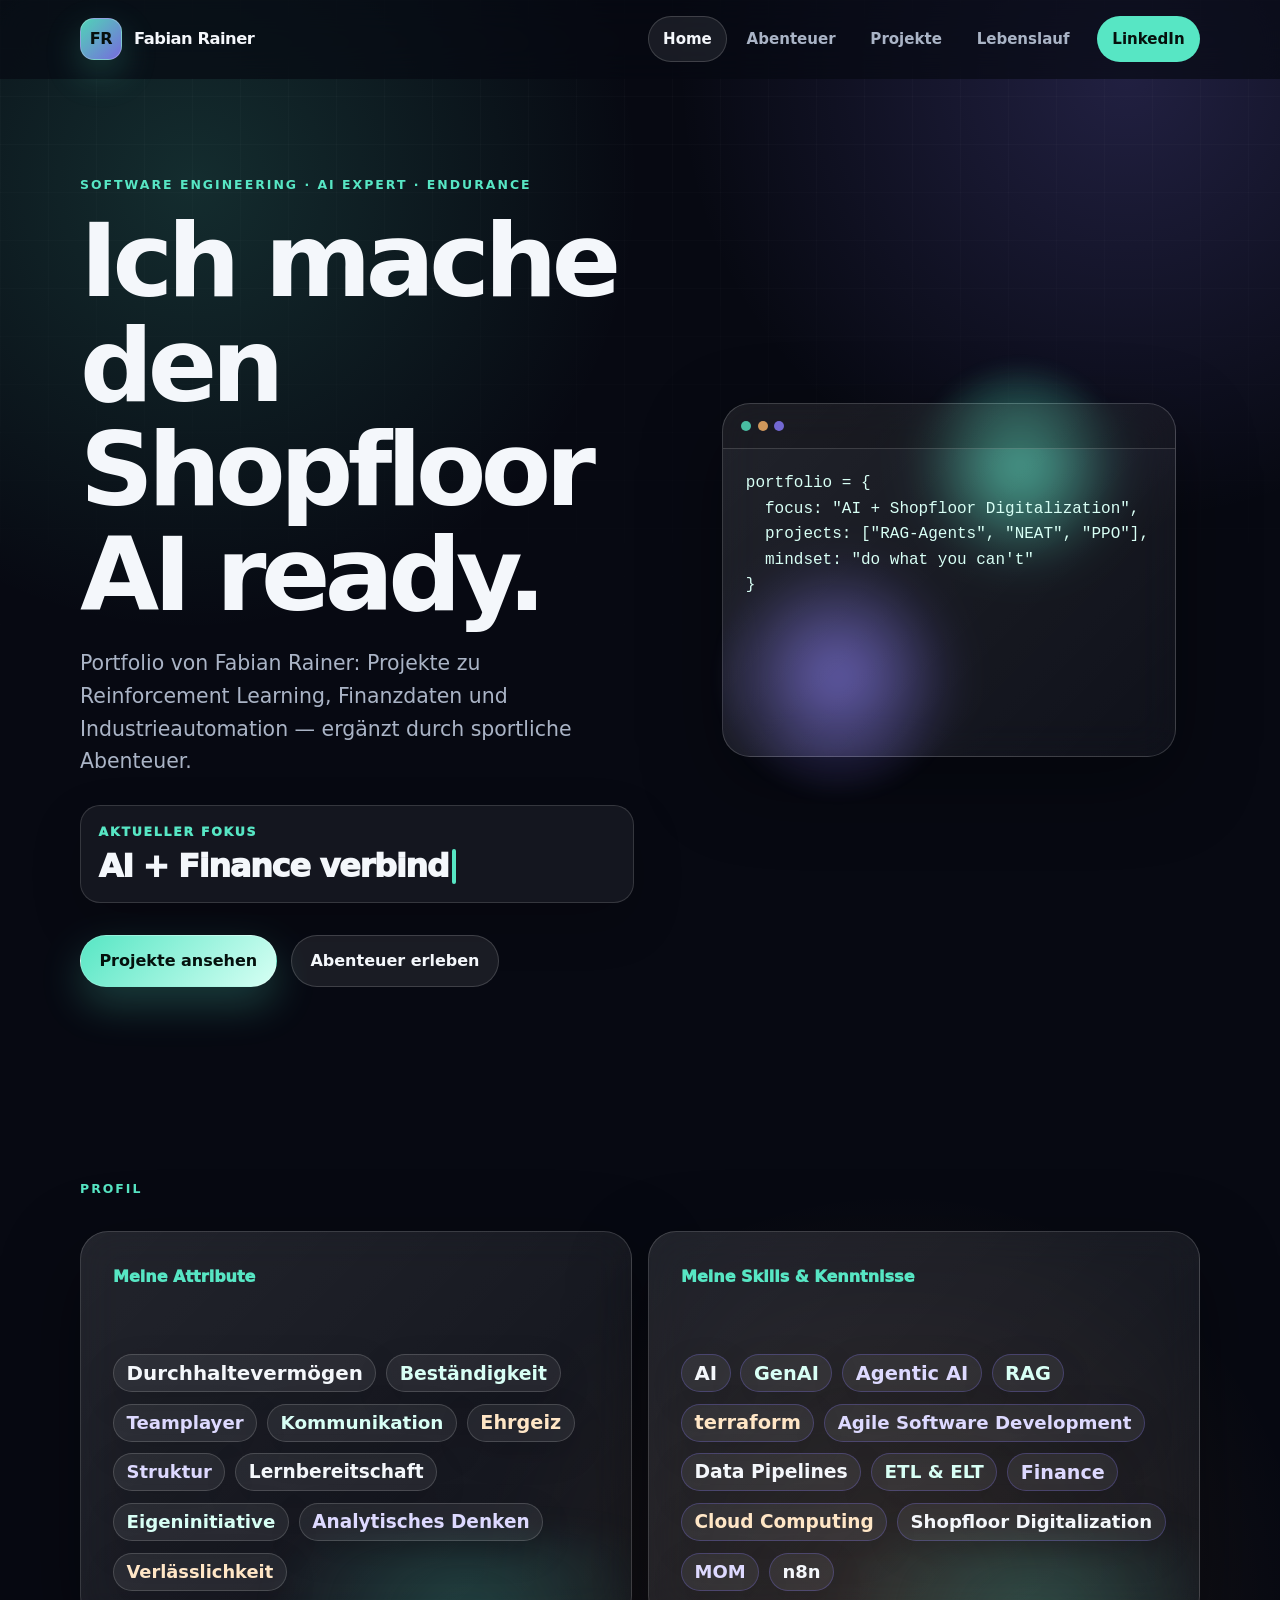
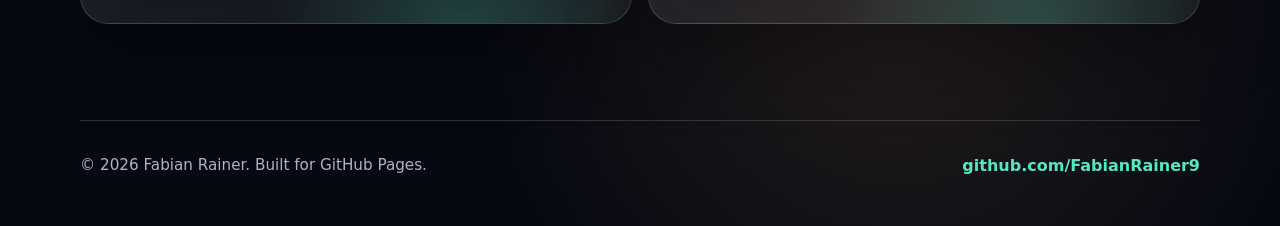
<file: index.html>
<!doctype html>
<html lang="de">
  <head>
    <meta charset="utf-8" />
    <meta name="viewport" content="width=device-width, initial-scale=1" />
    <meta name="description" content="Fabian Rainer - Portfolio, Projekte, sportliche Abenteuer und Lebenslauf." />
    <meta property="og:title" content="Fabian Rainer | Portfolio" />
    <meta property="og:description" content="Software, Finance Data, Reinforcement Learning und sportliche Abenteuer." />
    <meta property="og:type" content="website" />
    <meta property="og:image" content="assets/projects/mcms.svg" />
    <title>Fabian Rainer | Portfolio</title>
    <link rel="icon" href="assets/favicon.svg" type="image/svg+xml" />
    <link rel="stylesheet" href="assets/css/styles.css" />
    <script defer src="assets/js/main.js"></script>
  </head>
  <body>
    <a class="skip-link" href="#main">Zum Inhalt springen</a>
    <header class="site-header" data-header>
      <nav class="nav shell" aria-label="Hauptnavigation">
        <a class="brand" href="index.html" aria-label="Fabian Rainer Startseite">
          <span class="brand-mark">FR</span>
          <span class="brand-text">Fabian Rainer</span>
        </a>
        <button class="nav-toggle" type="button" aria-expanded="false" aria-controls="nav-menu" data-nav-toggle>
          Menü
        </button>
        <div class="nav-menu" id="nav-menu" data-nav-menu>
          <a href="index.html" aria-current="page">Home</a>
          <a href="adventures.html">Abenteuer</a>
          <a href="projects.html">Projekte</a>
          <a href="resume.html">Lebenslauf</a>
          <a class="nav-pill" href="https://de.linkedin.com/in/fabian-rainer-35426a213" target="_blank" rel="noreferrer">LinkedIn</a>
        </div>
      </nav>
    </header>

    <main id="main">
      <section class="hero hero-home shell section-grid">
        <div class="hero-copy reveal">
          <p class="eyebrow">Software Engineering · AI Expert · Endurance</p>
          <h1>Ich mache den Shopfloor AI ready.</h1>
          <p class="hero-lead">
            Portfolio von Fabian Rainer: Projekte zu Reinforcement Learning, Finanzdaten und Industrieautomation — ergänzt durch sportliche Abenteuer.
          </p>

          <!--
            Typing-Puffer selbst anpassen:
            Einfach Texte in dieser Liste ändern, löschen oder ergänzen.
          -->
          <div class="typing-card" aria-live="polite">
            <span class="typing-label">Aktueller Fokus</span>
            <span
              class="typewriter"
              data-typewriter
              data-phrases='["AI + Finance verbinden", "Datenpipeline aufbauen", "Agent erstellen", "Shopfloor digitalisieren", "Iterative Verbesserung"]'
            >
              <span data-typewriter-text></span><span class="typewriter-cursor" aria-hidden="true"></span>
            </span>
          </div>

          <div class="hero-actions">
            <a class="button primary" href="projects.html">Projekte ansehen</a>
            <a class="button secondary" href="adventures.html">Abenteuer erleben</a>
          </div>
        </div>
        <div class="hero-visual reveal" aria-hidden="true">
          <div class="orb orb-one"></div>
          <div class="orb orb-two"></div>
          <div class="code-panel clean-code-panel">
            <div class="panel-dots"><span></span><span></span><span></span></div>
            <pre><code>portfolio = {
  focus: "AI + Shopfloor Digitalization",
  projects: ["RAG-Agents", "NEAT", "PPO"],
  mindset: "do what you can't"
}</code></pre>
          </div>
        </div>
      </section>

      <section class="shell section reveal">
        <div class="section-heading">
          <p class="eyebrow">Profil</p>
        </div>
        <div class="cloud-grid">
          <article class="word-cloud-card tilt-card">
            <span class="card-number">Meine Attribute</span>
            <!-- Attribute-Puffer: Begriffe hier anpassen. Die --size-Werte steuern nur die visuelle Gewichtung. -->
            <div class="word-cloud" aria-label="Persönliche Attribute">
              <span style="--size:1.45">Durchhaltevermögen</span>
              <span style="--size:1.25">Beständigkeit</span>
              <span style="--size:1.1">Teamplayer</span>
              <span style="--size:1.16">Kommunikation</span>
              <span style="--size:1.32">Ehrgeiz</span>
              <span style="--size:1.08">Struktur</span>
              <span style="--size:1.2">Lernbereitschaft</span>
              <span style="--size:1.12">Eigeninitiative</span>
              <span style="--size:1.18">Analytisches Denken</span>
              <span style="--size:1.05">Verlässlichkeit</span>
            </div>
          </article>

          <article class="word-cloud-card tilt-card">
            <span class="card-number">Meine Skills & Kenntnisse</span>
            <!-- Skill-Puffer: Begriffe hier anpassen. Die --size-Werte steuern nur die visuelle Gewichtung. -->
            <div class="word-cloud skills-cloud" aria-label="Skills und Kenntnisse">
              <span style="--size:1.42">AI</span>
              <span style="--size:1.34">GenAI</span>
              <span style="--size:1.36">Agentic AI</span>
			  <span style="--size:1.36">RAG</span>
			  <span style="--size:1.36">terraform</span>
              <span style="--size:1.12">Agile Software Development</span>
              <span style="--size:1.24">Data Pipelines</span>
              <span style="--size:1.15">ETL & ELT</span>
              <span style="--size:1.3">Finance</span>
              <span style="--size:1.18">Cloud Computing</span>
              <span style="--size:1.1">Shopfloor Digitalization</span>
              <span style="--size:1.08">MOM</span>
			  <span style="--size:1.08">n8n</span>
            </div>
          </article>
        </div>
      </section>

    <footer class="site-footer shell">
      <p>© <span data-year></span> Fabian Rainer. Built for GitHub Pages.</p>
      <a href="https://github.com/FabianRainer9" target="_blank" rel="noreferrer">github.com/FabianRainer9</a>
    </footer>
  </body>
</html>
</file>
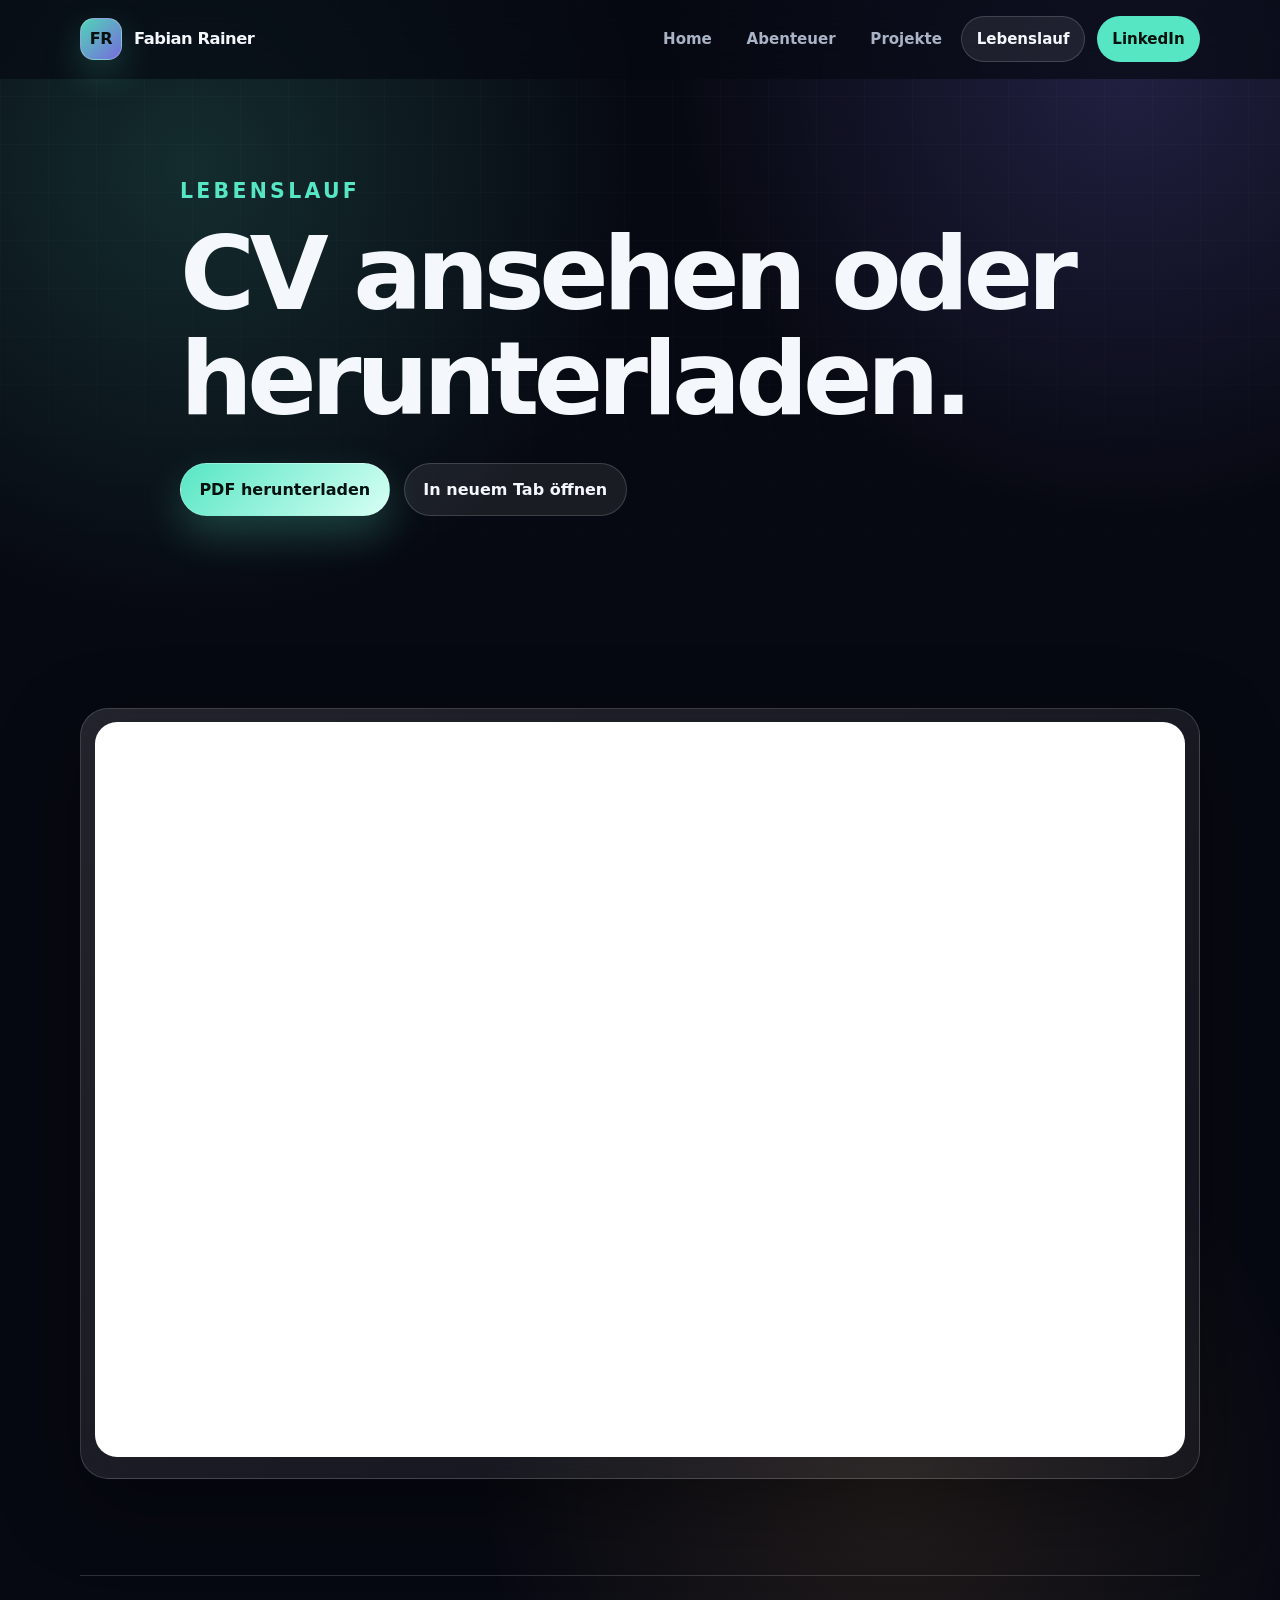
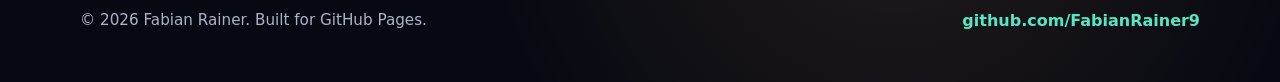
<file: resume.html>
<!doctype html>
<html lang="de">
  <head>
    <meta charset="utf-8" />
    <meta name="viewport" content="width=device-width, initial-scale=1" />
    <meta name="description" content="Fabian Rainer - Lebenslauf als PDF ansehen und herunterladen." />
    <title>Lebenslauf | Fabian Rainer</title>
    <link rel="icon" href="assets/favicon.svg" type="image/svg+xml" />
    <link rel="stylesheet" href="assets/css/styles.css" />
    <script defer src="assets/js/main.js"></script>
  </head>
  <body>
    <a class="skip-link" href="#main">Zum Inhalt springen</a>
    <header class="site-header" data-header>
      <nav class="nav shell" aria-label="Hauptnavigation">
        <a class="brand" href="index.html"><span class="brand-mark">FR</span><span class="brand-text">Fabian Rainer</span></a>
        <button class="nav-toggle" type="button" aria-expanded="false" aria-controls="nav-menu" data-nav-toggle>Menü</button>
        <div class="nav-menu" id="nav-menu" data-nav-menu>
          <a href="index.html">Home</a>
          <a href="adventures.html">Abenteuer</a>
          <a href="projects.html">Projekte</a>
          <a href="resume.html" aria-current="page">Lebenslauf</a>
          <a class="nav-pill" href="https://de.linkedin.com/in/fabian-rainer-35426a213" target="_blank" rel="noreferrer">LinkedIn</a>
        </div>
      </nav>
    </header>

    <main id="main">
      <section class="page-hero shell reveal">
        <p class="eyebrow">Lebenslauf</p>
        <h1>CV ansehen oder herunterladen.</h1>
        <p>
        </p>
        <div class="hero-actions">
          <a class="button primary" href="assets/resume/Fabian_Rainer_CV.pdf" download>PDF herunterladen</a>
          <a class="button secondary" href="assets/resume/Fabian_Rainer_CV.pdf" target="_blank" rel="noreferrer">In neuem Tab öffnen</a>
        </div>
      </section>

      <section class="shell section reveal">
        <div class="resume-frame">
          <iframe title="Lebenslauf Fabian Rainer PDF Vorschau" src="assets/resume/Fabian_Rainer_CV.pdf"></iframe>
        </div>
      </section>

    </main>

    <footer class="site-footer shell">
      <p>© <span data-year></span> Fabian Rainer. Built for GitHub Pages.</p>
      <a href="https://github.com/FabianRainer9" target="_blank" rel="noreferrer">github.com/FabianRainer9</a>
    </footer>
  </body>
</html>
</file>
<file: assets/css/styles.css>
:root {
  --bg: #070912;
  --bg-elevated: #0d1224;
  --surface: rgba(255, 255, 255, 0.075);
  --surface-strong: rgba(255, 255, 255, 0.12);
  --text: #f4f7fb;
  --muted: #aab4c6;
  --line: rgba(255, 255, 255, 0.16);
  --accent: #57e6c4;
  --accent-2: #8a7cff;
  --accent-3: #ffb86b;
  --shadow: 0 26px 80px rgba(0, 0, 0, 0.38);
  --radius: 28px;
  --radius-sm: 16px;
  --shell: min(1120px, calc(100vw - 40px));
  --header-height: 78px;
  font-family: Inter, ui-sans-serif, system-ui, -apple-system, BlinkMacSystemFont, "Segoe UI", sans-serif;
  color-scheme: dark;
}

* {
  box-sizing: border-box;
}

html {
  scroll-behavior: smooth;
}

body {
  margin: 0;
  min-height: 100vh;
  background:
    radial-gradient(circle at 15% 10%, rgba(87, 230, 196, 0.16), transparent 28rem),
    radial-gradient(circle at 88% 4%, rgba(138, 124, 255, 0.2), transparent 28rem),
    radial-gradient(circle at 70% 88%, rgba(255, 184, 107, 0.11), transparent 26rem),
    var(--bg);
  color: var(--text);
  line-height: 1.6;
  overflow-x: hidden;
}

body::before {
  content: "";
  position: fixed;
  inset: 0;
  pointer-events: none;
  background-image:
    linear-gradient(rgba(255,255,255,0.035) 1px, transparent 1px),
    linear-gradient(90deg, rgba(255,255,255,0.035) 1px, transparent 1px);
  background-size: 48px 48px;
  mask-image: linear-gradient(to bottom, rgba(0,0,0,0.68), transparent 80%);
  z-index: -2;
}

a {
  color: inherit;
  text-decoration: none;
}

img, video {
  display: block;
  max-width: 100%;
}

code {
  border: 1px solid var(--line);
  border-radius: 8px;
  background: rgba(255,255,255,0.08);
  padding: 0.12rem 0.35rem;
  color: #d8fff5;
}

.shell {
  width: var(--shell);
  margin-inline: auto;
}

.skip-link {
  position: absolute;
  top: -100px;
  left: 1rem;
  z-index: 999;
  padding: 0.75rem 1rem;
  border-radius: 999px;
  background: var(--accent);
  color: #03120e;
  font-weight: 800;
}

.skip-link:focus {
  top: 1rem;
}

.site-header {
  position: sticky;
  top: 0;
  z-index: 50;
  backdrop-filter: blur(18px);
  background: rgba(7, 9, 18, 0.68);
  border-bottom: 1px solid transparent;
  transition: border-color 0.25s ease, background 0.25s ease;
}

.site-header.is-scrolled {
  border-bottom-color: var(--line);
  background: rgba(7, 9, 18, 0.88);
}

.nav {
  min-height: var(--header-height);
  display: flex;
  align-items: center;
  justify-content: space-between;
  gap: 1rem;
}

.brand {
  display: inline-flex;
  align-items: center;
  gap: 0.75rem;
  font-weight: 800;
  letter-spacing: -0.03em;
}

.brand-mark {
  display: grid;
  place-items: center;
  width: 42px;
  height: 42px;
  border: 1px solid rgba(255,255,255,0.24);
  border-radius: 14px;
  background: linear-gradient(135deg, rgba(87,230,196,0.92), rgba(138,124,255,0.86));
  color: #06100d;
  box-shadow: 0 14px 36px rgba(87, 230, 196, 0.22);
}

.brand-text {
  font-size: 1.02rem;
}

.nav-menu {
  display: flex;
  align-items: center;
  gap: 0.25rem;
}

.nav-menu a {
  border: 1px solid transparent;
  border-radius: 999px;
  padding: 0.62rem 0.9rem;
  color: var(--muted);
  font-weight: 700;
  font-size: 0.94rem;
  transition: color 0.2s ease, background 0.2s ease, border-color 0.2s ease;
}

.nav-menu a:hover,
.nav-menu a[aria-current="page"] {
  color: var(--text);
  background: rgba(255,255,255,0.08);
  border-color: var(--line);
}

.nav-menu .nav-pill {
  color: #06100d;
  background: var(--accent);
  border-color: transparent;
  margin-left: 0.5rem;
}

.nav-toggle {
  display: none;
  border: 1px solid var(--line);
  border-radius: 999px;
  padding: 0.6rem 0.9rem;
  background: rgba(255,255,255,0.08);
  color: var(--text);
  font: inherit;
  font-weight: 800;
}

.section,
.page-hero,
.hero {
  padding: 96px 0;
}

.page-hero {
  max-width: 920px;
}

.section-grid {
  display: grid;
  grid-template-columns: minmax(0, 1.05fr) minmax(320px, 0.95fr);
  align-items: center;
  gap: 4rem;
  min-height: calc(100vh - var(--header-height));
}

.eyebrow {
  margin: 0 0 0.9rem;
  color: var(--accent);
  text-transform: uppercase;
  letter-spacing: 0.16em;
  font-size: 0.78rem;
  font-weight: 900;
}

h1, h2, h3, p {
  margin-top: 0;
}

h1, h2, h3 {
  letter-spacing: -0.055em;
  line-height: 1.02;
}

h1 {
  margin-bottom: 1.25rem;
  font-size: clamp(3rem, 8vw, 6.5rem);
}

h2 {
  margin-bottom: 1rem;
  font-size: clamp(2.1rem, 4.3vw, 4rem);
}

h3 {
  margin-bottom: 0.8rem;
  font-size: 1.45rem;
}

p {
  color: var(--muted);
  font-size: 1.03rem;
}

.hero-lead,
.page-hero p {
  max-width: 760px;
  font-size: clamp(1.05rem, 2vw, 1.28rem);
}

.hero-actions {
  display: flex;
  flex-wrap: wrap;
  gap: 0.9rem;
  margin-top: 2rem;
}

.button {
  display: inline-flex;
  align-items: center;
  justify-content: center;
  min-height: 48px;
  border-radius: 999px;
  border: 1px solid var(--line);
  padding: 0.78rem 1.15rem;
  font-weight: 900;
  transition: transform 0.2s ease, box-shadow 0.2s ease, background 0.2s ease;
}

.button:hover {
  transform: translateY(-2px);
}

.button.primary {
  color: #04110d;
  background: linear-gradient(135deg, var(--accent), #d7fff4);
  box-shadow: 0 18px 42px rgba(87, 230, 196, 0.24);
}

.button.secondary {
  background: rgba(255,255,255,0.08);
  color: var(--text);
}

.text-link {
  display: inline-flex;
  margin-top: 1rem;
  color: var(--accent);
  font-weight: 900;
}

.hero-visual {
  position: relative;
  min-height: 540px;
}

.orb {
  position: absolute;
  border-radius: 999px;
  filter: blur(8px);
  opacity: 0.76;
  animation: pulseOrb 7s ease-in-out infinite;
}

.orb-one {
  width: 220px;
  height: 220px;
  top: 26px;
  right: 70px;
  background: radial-gradient(circle, rgba(87,230,196,0.95), transparent 68%);
}

.orb-two {
  width: 260px;
  height: 260px;
  bottom: 24px;
  left: 10px;
  background: radial-gradient(circle, rgba(138,124,255,0.88), transparent 66%);
  animation-delay: -2s;
}

.glass-card,
.code-panel,
.feature-card,
.project-card,
.note-panel,
.cta-panel,
.resume-frame,
.showcase-carousel {
  border: 1px solid var(--line);
  background: linear-gradient(135deg, rgba(255,255,255,0.11), rgba(255,255,255,0.045));
  box-shadow: var(--shadow);
  backdrop-filter: blur(20px);
}

.hero-card {
  position: absolute;
  top: 92px;
  left: 28px;
  width: 180px;
  padding: 1rem;
  border-radius: 22px;
}

.hero-card-alt {
  top: auto;
  left: auto;
  right: 18px;
  bottom: 100px;
}

.metric {
  display: block;
  color: var(--accent);
  font-size: 2rem;
  font-weight: 1000;
  letter-spacing: -0.06em;
}

.floating-card {
  animation: floatCard 5.4s ease-in-out infinite;
}

.floating-card.delay {
  animation-delay: -1.7s;
}

.code-panel {
  position: absolute;
  inset: 118px 46px 72px 76px;
  border-radius: var(--radius);
  overflow: hidden;
  transform: rotate(-2deg);
}

.panel-dots {
  display: flex;
  gap: 0.42rem;
  padding: 1.05rem 1.1rem;
  border-bottom: 1px solid var(--line);
  background: rgba(0,0,0,0.18);
}

.panel-dots span {
  width: 10px;
  height: 10px;
  border-radius: 99px;
  background: var(--accent);
  opacity: 0.8;
}

.panel-dots span:nth-child(2) { background: var(--accent-3); }
.panel-dots span:nth-child(3) { background: var(--accent-2); }

pre {
  margin: 0;
  padding: 1.4rem;
  white-space: pre-wrap;
  color: #d9fff6;
  font-size: clamp(0.86rem, 2vw, 1rem);
}

pre code {
  border: 0;
  background: transparent;
  padding: 0;
}

.section-heading {
  max-width: 780px;
  margin-bottom: 2rem;
}

.feature-grid {
  display: grid;
  grid-template-columns: repeat(3, minmax(0, 1fr));
  gap: 1rem;
}

.feature-card {
  min-height: 280px;
  border-radius: var(--radius);
  padding: 1.35rem;
  transform-style: preserve-3d;
}

.card-number {
  display: inline-flex;
  margin-bottom: 2.7rem;
  color: var(--accent);
  font-weight: 1000;
}

.split-section {
  display: grid;
  grid-template-columns: 0.95fr 1.05fr;
  gap: 2rem;
  align-items: center;
}

.mini-gallery {
  display: grid;
  grid-template-columns: 1fr 0.8fr;
  gap: 1rem;
  align-items: stretch;
}

.mini-gallery img {
  width: 100%;
  min-height: 210px;
  object-fit: cover;
  border: 1px solid var(--line);
  border-radius: 26px;
  box-shadow: var(--shadow);
}

.mini-gallery img:first-child {
  grid-row: span 2;
}

.cta-panel,
.note-panel {
  border-radius: var(--radius);
  padding: clamp(1.4rem, 4vw, 3rem);
}

.note-panel.warning {
  border-color: rgba(255, 184, 107, 0.35);
  background: linear-gradient(135deg, rgba(255, 184, 107, 0.13), rgba(255,255,255,0.045));
}

.edit-guide pre {
  margin: 1.2rem 0;
  border: 1px solid var(--line);
  border-radius: var(--radius-sm);
  background: rgba(0, 0, 0, 0.24);
  overflow-x: auto;
}

.adventure-section {
  display: grid;
  grid-template-columns: minmax(280px, 0.85fr) minmax(0, 1.15fr);
  gap: 2rem;
  align-items: center;
  padding: 56px 0;
}

.adventure-section.reverse .adventure-copy {
  order: 2;
}

.adventure-copy {
  position: relative;
  z-index: 2;
}

.stat-list {
  display: grid;
  gap: 0.65rem;
  padding: 0;
  margin: 1.5rem 0 0;
  list-style: none;
}

.stat-list li {
  display: grid;
  grid-template-columns: 110px 1fr;
  gap: 1rem;
  border: 1px solid var(--line);
  border-radius: 16px;
  padding: 0.85rem 1rem;
  background: rgba(255,255,255,0.055);
}

.stat-list strong {
  color: var(--text);
}

.stat-list span {
  color: var(--muted);
}

.showcase-carousel {
  position: relative;
  min-height: 560px;
  border-radius: var(--radius);
  padding: 0.8rem;
  overflow: hidden;
  isolation: isolate;
}

.showcase-carousel::after {
  content: "";
  position: absolute;
  inset: auto -20% -22% 18%;
  height: 180px;
  background: radial-gradient(circle, rgba(87,230,196,0.22), transparent 70%);
  filter: blur(18px);
  z-index: -1;
}

.carousel-track,
.slide {
  position: absolute;
  inset: 0.8rem;
}

.slide {
  margin: 0;
  opacity: 0;
  transform: scale(0.985) translateY(10px);
  pointer-events: none;
  transition: opacity 0.7s ease, transform 0.7s ease;
}

.slide.active {
  opacity: 1;
  transform: scale(1) translateY(0);
  pointer-events: auto;
}

.slide img,
.slide video {
  width: 100%;
  height: 100%;
  object-fit: cover;
  border-radius: 24px;
}

.slide.active img {
  animation: kenBurns 8s ease-out both;
}

.slide figcaption {
  position: absolute;
  left: 1rem;
  right: 1rem;
  bottom: 1rem;
  border: 1px solid rgba(255,255,255,0.18);
  border-radius: 18px;
  padding: 0.85rem 1rem;
  background: rgba(5, 8, 16, 0.68);
  backdrop-filter: blur(18px);
  color: var(--text);
  font-weight: 800;
}

.carousel-controls {
  position: absolute;
  left: 1.2rem;
  right: 1.2rem;
  top: 1.2rem;
  display: flex;
  align-items: center;
  gap: 0.75rem;
  z-index: 5;
}

.carousel-controls button {
  display: grid;
  place-items: center;
  width: 42px;
  height: 42px;
  border: 1px solid rgba(255,255,255,0.24);
  border-radius: 50%;
  background: rgba(5,8,16,0.58);
  color: var(--text);
  font-size: 1.8rem;
  line-height: 1;
  cursor: pointer;
  backdrop-filter: blur(14px);
}

.carousel-progress {
  flex: 1;
  height: 7px;
  overflow: hidden;
  border-radius: 999px;
  background: rgba(255,255,255,0.14);
}

.carousel-progress span {
  display: block;
  width: 0%;
  height: 100%;
  border-radius: inherit;
  background: linear-gradient(90deg, var(--accent), var(--accent-2));
}

.project-grid {
  display: grid;
  gap: 1.2rem;
  padding: 32px 0 40px;
}

.project-card {
  display: grid;
  grid-template-columns: minmax(340px, 1fr) minmax(0, 1.05fr);
  gap: 1.3rem;
  border-radius: var(--radius);
  padding: 1rem;
  transform-style: preserve-3d;
}

.project-media {
  --project-image-zoom: 1.16;
  --project-image-position: center;
  position: relative;
  min-height: 360px;
  margin: 0;
  overflow: hidden;
  border: 1px solid var(--line);
  border-radius: 22px;
  box-shadow: 0 22px 60px rgba(0, 0, 0, 0.22);
  isolation: isolate;
}

.project-media img {
  width: 100%;
  height: 100%;
  min-height: 360px;
  object-fit: cover;
  object-position: var(--project-image-position);
  border-radius: inherit;
  transform: scale(var(--project-image-zoom));
  transform-origin: center;
}

.project-media-label,
.project-subcaption {
  position: absolute;
  left: 1rem;
  right: 1rem;
  bottom: 1rem;
  display: inline-flex;
  width: fit-content;
  max-width: calc(100% - 2rem);
  margin: 0;
  border: 1px solid rgba(255,255,255,0.18);
  border-radius: 999px;
  padding: 0.45rem 0.72rem;
  background: rgba(5, 8, 16, 0.72);
  color: var(--text);
  font-size: 0.78rem;
  font-weight: 800;
  line-height: 1.35;
  backdrop-filter: blur(14px);
}

.project-content {
  padding: clamp(1rem, 3vw, 2rem);
}

.project-status {
  margin: 0 0 0.35rem;
  color: var(--accent-3);
  font-size: 0.82rem;
  font-weight: 900;
  letter-spacing: 0.04em;
  text-transform: uppercase;
}

.project-lead {
  color: var(--text);
  font-size: clamp(1.05rem, 2vw, 1.22rem);
  font-weight: 750;
}

.tag-row {
  display: flex;
  flex-wrap: wrap;
  gap: 0.5rem;
  margin-bottom: 1rem;
}

.tag-row span {
  border: 1px solid var(--line);
  border-radius: 999px;
  padding: 0.42rem 0.68rem;
  background: rgba(255,255,255,0.06);
  color: var(--accent);
  font-size: 0.78rem;
  font-weight: 900;
}

.project-facts {
  display: grid;
  gap: 0.65rem;
  margin: 1.4rem 0 1.6rem;
}

.project-facts div {
  display: grid;
  grid-template-columns: 110px 1fr;
  gap: 1rem;
  border-top: 1px solid var(--line);
  padding-top: 0.65rem;
}

.project-facts dt {
  color: var(--text);
  font-weight: 900;
}

.project-facts dd {
  margin: 0;
  color: var(--muted);
}

.resume-frame {
  border-radius: var(--radius);
  padding: 0.85rem;
  min-height: 760px;
}

.resume-frame iframe {
  width: 100%;
  min-height: 735px;
  border: 0;
  border-radius: 22px;
  background: #fff;
}

.site-footer {
  display: flex;
  justify-content: space-between;
  gap: 1rem;
  border-top: 1px solid var(--line);
  padding: 2rem 0 3rem;
  color: var(--muted);
}

.site-footer p {
  margin: 0;
  font-size: 0.95rem;
}

.site-footer a {
  color: var(--accent);
  font-weight: 800;
}

.reveal {
  opacity: 0;
  transform: translateY(28px);
  transition: opacity 0.72s ease, transform 0.72s ease;
}

.reveal.is-visible {
  opacity: 1;
  transform: translateY(0);
}

.error-page {
  display: grid;
  place-items: center;
}

@keyframes pulseOrb {
  0%, 100% { transform: scale(1); opacity: 0.68; }
  50% { transform: scale(1.12); opacity: 0.94; }
}

@keyframes floatCard {
  0%, 100% { transform: translate3d(0, 0, 0) rotate(0.5deg); }
  50% { transform: translate3d(0, -16px, 0) rotate(-1deg); }
}

@keyframes kenBurns {
  0% { transform: scale(1); }
  100% { transform: scale(1.065); }
}

@media (max-width: 900px) {
  .nav-toggle {
    display: inline-flex;
  }

  .nav-menu {
    position: absolute;
    top: calc(var(--header-height) - 8px);
    left: 20px;
    right: 20px;
    display: grid;
    gap: 0.45rem;
    border: 1px solid var(--line);
    border-radius: 22px;
    padding: 0.7rem;
    background: rgba(7, 9, 18, 0.96);
    box-shadow: var(--shadow);
    opacity: 0;
    transform: translateY(-8px);
    pointer-events: none;
    transition: opacity 0.2s ease, transform 0.2s ease;
  }

  .nav-menu.is-open {
    opacity: 1;
    transform: translateY(0);
    pointer-events: auto;
  }

  .nav-menu .nav-pill {
    margin-left: 0;
  }

  .section-grid,
  .split-section,
  .adventure-section,
  .project-card {
    grid-template-columns: 1fr;
  }

  .hero {
    padding-top: 64px;
  }

  .hero-visual {
    min-height: 440px;
  }

  .code-panel {
    inset: 78px 10px 44px 10px;
  }

  .hero-card,
  .hero-card-alt {
    position: relative;
    top: auto;
    right: auto;
    bottom: auto;
    left: auto;
    display: inline-block;
    margin: 0.5rem;
    z-index: 4;
  }

  .feature-grid {
    grid-template-columns: 1fr;
  }

  .adventure-section.reverse .adventure-copy {
    order: 0;
  }

  .showcase-carousel {
    min-height: 470px;
  }

  .site-footer {
    flex-direction: column;
  }
}

@media (max-width: 560px) {
  :root {
    --shell: min(100vw - 28px, 1120px);
  }

  .section,
  .page-hero,
  .hero {
    padding: 64px 0;
  }

  h1 {
    font-size: clamp(2.65rem, 16vw, 4rem);
  }

  .hero-actions,
  .button {
    width: 100%;
  }

  .mini-gallery {
    grid-template-columns: 1fr;
  }

  .mini-gallery img:first-child {
    grid-row: auto;
  }

  .stat-list li,
  .project-facts div {
    grid-template-columns: 1fr;
    gap: 0.15rem;
  }

  .showcase-carousel {
    min-height: 390px;
  }

  .slide figcaption {
    font-size: 0.9rem;
  }

  .project-media {
    height: clamp(240px, 72vw, 340px);
  }

  .project-media img {
    min-height: 0;
  }

  .project-subcaption,
  .project-media-label {
    left: 0.75rem;
    right: 0.75rem;
    bottom: 0.75rem;
    max-width: calc(100% - 1.5rem);
    font-size: 0.74rem;
  }

  .resume-frame,
  .resume-frame iframe {
    min-height: 580px;
  }
}

@media (prefers-reduced-motion: reduce) {
  *, *::before, *::after {
    animation-duration: 0.01ms !important;
    animation-iteration-count: 1 !important;
    scroll-behavior: auto !important;
    transition-duration: 0.01ms !important;
  }
}

/* --- Fabian custom additions: typing hero, word clouds, clean code visual, 404 game --- */
.typing-card {
  display: grid;
  gap: 0.35rem;
  max-width: 720px;
  margin: 1.7rem 0 0;
  border: 1px solid rgba(255,255,255,0.14);
  border-radius: 20px;
  padding: 1rem 1.1rem;
  background: rgba(255,255,255,0.055);
  box-shadow: 0 20px 50px rgba(0,0,0,0.18);
}

.typing-label {
  color: var(--accent);
  font-size: 0.78rem;
  font-weight: 950;
  letter-spacing: 0.14em;
  text-transform: uppercase;
}

.typewriter {
  display: inline-flex;
  align-items: center;
  min-height: 2.35rem;
  color: var(--text);
  font-size: clamp(1.25rem, 3vw, 2rem);
  font-weight: 950;
  letter-spacing: -0.04em;
  line-height: 1.1;
}

.typewriter-cursor {
  display: inline-block;
  width: 0.12em;
  height: 1.1em;
  margin-left: 0.12em;
  border-radius: 999px;
  background: var(--accent);
  animation: cursorBlink 0.9s steps(1) infinite;
}

.clean-code-panel {
  inset: 72px 24px 74px 24px;
  transform: none;
  background: linear-gradient(135deg, rgba(255,255,255,0.105), rgba(255,255,255,0.035));
}

.hero-visual:has(.clean-code-panel) {
  min-height: 500px;
}

.cloud-grid {
  display: grid;
  grid-template-columns: repeat(2, minmax(0, 1fr));
  gap: 1rem;
}

.word-cloud-card {
  min-height: 360px;
  border: 1px solid var(--line);
  border-radius: var(--radius);
  padding: clamp(1.25rem, 3vw, 2rem);
  background: linear-gradient(135deg, rgba(255,255,255,0.11), rgba(255,255,255,0.045));
  box-shadow: var(--shadow);
  backdrop-filter: blur(20px);
  transform-style: preserve-3d;
  overflow: hidden;
  position: relative;
}

.word-cloud-card::after {
  content: "";
  position: absolute;
  inset: auto -20% -25% 20%;
  height: 180px;
  background: radial-gradient(circle, rgba(87,230,196,0.22), transparent 68%);
  filter: blur(18px);
  z-index: -1;
}

.word-cloud {
  display: flex;
  flex-wrap: wrap;
  align-items: center;
  gap: 0.72rem 0.62rem;
  margin-top: 1.35rem;
}

.word-cloud span {
  --size: 1;
  display: inline-flex;
  align-items: center;
  min-height: 38px;
  border: 1px solid rgba(255,255,255,0.16);
  border-radius: 999px;
  padding: 0.5rem 0.78rem;
  background: rgba(255,255,255,0.065);
  color: var(--text);
  font-size: calc(0.78rem + (var(--size) * 0.32rem));
  font-weight: 900;
  line-height: 1;
  box-shadow: 0 12px 34px rgba(0,0,0,0.14);
  animation: cloudFloat 7.4s ease-in-out infinite;
}

.word-cloud span:nth-child(2n) {
  color: #d8fff5;
  animation-delay: -1.2s;
}

.word-cloud span:nth-child(3n) {
  color: #ddd9ff;
  animation-delay: -2.4s;
}

.word-cloud span:nth-child(5n) {
  color: #ffe6c6;
  animation-delay: -3.2s;
}

.skills-cloud span {
  border-color: rgba(138,124,255,0.28);
}

.project-card {
  align-items: stretch;
}

.project-media {
  min-height: 0;
  height: clamp(320px, 38vw, 500px);
  align-self: stretch;
}

.project-media img {
  min-height: 0;
  height: 100%;
}

/* Für einzelne Bilder bei Bedarf im HTML setzen:
   style="--project-image-position: 45% center; --project-image-zoom: 1.24;"
*/

.error-page-body {
  min-height: 100vh;
}

.error-game-layout {
  display: grid;
  grid-template-columns: minmax(0, 0.9fr) minmax(320px, 0.8fr);
  gap: 2rem;
  align-items: center;
}

.error-copy h1 {
  font-size: clamp(3rem, 7vw, 5.8rem);
}

.game-help {
  margin-top: 1rem;
  font-size: 0.94rem;
}

.game-card {
  border: 1px solid var(--line);
  border-radius: var(--radius);
  padding: 1rem;
  background: linear-gradient(135deg, rgba(255,255,255,0.11), rgba(255,255,255,0.045));
  box-shadow: var(--shadow);
  backdrop-filter: blur(20px);
}

.game-hud {
  display: flex;
  justify-content: space-between;
  gap: 1rem;
  margin-bottom: 0.75rem;
  color: var(--muted);
  font-weight: 900;
}

.game-hud strong {
  color: var(--accent);
}

#bikeGame {
  display: block;
  width: 100%;
  max-width: 520px;
  aspect-ratio: 520 / 680;
  border: 1px solid rgba(255,255,255,0.16);
  border-radius: 22px;
  background: #0d1224;
  box-shadow: inset 0 0 0 1px rgba(255,255,255,0.04);
}

.game-touch-controls {
  display: grid;
  grid-template-columns: repeat(2, 1fr);
  gap: 0.75rem;
  margin-top: 0.75rem;
}

.game-touch-controls button {
  border: 1px solid var(--line);
  border-radius: 16px;
  min-height: 48px;
  background: rgba(255,255,255,0.08);
  color: var(--text);
  font-size: 1.35rem;
  font-weight: 950;
  cursor: pointer;
}

.game-touch-controls button:hover {
  background: rgba(255,255,255,0.13);
}

@keyframes cursorBlink {
  0%, 46% { opacity: 1; }
  47%, 100% { opacity: 0; }
}

@keyframes cloudFloat {
  0%, 100% { transform: translateY(0); }
  50% { transform: translateY(-6px); }
}

@media (max-width: 900px) {
  .cloud-grid,
  .error-game-layout {
    grid-template-columns: 1fr;
  }

  .clean-code-panel {
    inset: 70px 10px 44px 10px;
  }
}

@media (max-width: 560px) {
  .typing-card {
    padding: 0.9rem;
  }

  .word-cloud-card {
    min-height: 0;
  }

  .word-cloud span {
    font-size: calc(0.74rem + (var(--size) * 0.22rem));
  }

  .project-media {
    height: clamp(240px, 72vw, 340px);
  }

  .project-subcaption,
  .project-media-label {
    left: 0.75rem;
    right: 0.75rem;
    bottom: 0.75rem;
    max-width: calc(100% - 1.5rem);
    font-size: 0.74rem;
  }

  .error-game-layout {
    padding-top: 54px;
  }
}

/* --- AWOS project video + modal --- */

.project-media-video {
  background:
    radial-gradient(circle at 20% 16%, rgba(87, 230, 196, 0.18), transparent 34%),
    radial-gradient(circle at 84% 78%, rgba(138, 124, 255, 0.2), transparent 36%),
    rgba(255,255,255,0.04);
}

.project-video-trigger {
  position: absolute;
  inset: 0;
  display: block;
  border-radius: inherit;
  overflow: hidden;
  cursor: zoom-in;
}

.project-video {
  width: 100%;
  height: 100%;
  object-fit: cover;
  object-position: center;
  border-radius: inherit;
  transform: scale(var(--project-image-zoom));
  transform-origin: center;
}

.project-video-trigger::after {
  content: "";
  position: absolute;
  inset: 0;
  border-radius: inherit;
  background:
    linear-gradient(to top, rgba(5, 8, 16, 0.62), transparent 46%),
    radial-gradient(circle at 50% 50%, rgba(87, 230, 196, 0.12), transparent 38%);
  pointer-events: none;
}

.project-video-label {
  z-index: 2;
}

.project-video-modal {
  position: fixed;
  inset: 0;
  z-index: 120;
  display: grid;
  place-items: center;
  padding: clamp(1rem, 4vw, 3rem);
  opacity: 0;
  pointer-events: none;
  transition: opacity 0.22s ease;
}

.project-video-modal:target {
  opacity: 1;
  pointer-events: auto;
}

.project-video-modal-backdrop {
  position: absolute;
  inset: 0;
  background: rgba(3, 5, 12, 0.78);
  backdrop-filter: blur(18px);
}

.project-video-modal-panel {
  position: relative;
  z-index: 1;
  width: min(1080px, calc(100vw - 32px));
  max-height: calc(100vh - 32px);
  overflow: auto;
  border: 1px solid var(--line);
  border-radius: var(--radius);
  padding: clamp(1rem, 3vw, 1.5rem);
  background: linear-gradient(135deg, rgba(255,255,255,0.13), rgba(255,255,255,0.055));
  box-shadow: var(--shadow);
  backdrop-filter: blur(20px);
  transform: translateY(14px) scale(0.98);
  transition: transform 0.22s ease;
}

.project-video-modal:target .project-video-modal-panel {
  transform: translateY(0) scale(1);
}

.project-video-modal-panel h2 {
  margin-right: 3rem;
  font-size: clamp(1.75rem, 4vw, 3.3rem);
}

.project-video-modal-panel video {
  width: 100%;
  max-height: min(72vh, 760px);
  object-fit: contain;
  border: 1px solid var(--line);
  border-radius: 22px;
  background: #000;
}

.project-video-modal-close {
  position: absolute;
  top: 1rem;
  right: 1rem;
  display: grid;
  place-items: center;
  width: 44px;
  height: 44px;
  border: 1px solid rgba(255,255,255,0.24);
  border-radius: 50%;
  background: rgba(5, 8, 16, 0.72);
  color: var(--text);
  font-size: 1.8rem;
  font-weight: 800;
  line-height: 1;
  backdrop-filter: blur(14px);
  transition: transform 0.18s ease, background 0.18s ease;
}

.project-video-modal-close:hover {
  transform: scale(1.05);
  background: rgba(255,255,255,0.12);
}

@media (max-width: 560px) {
  .project-video-modal {
    padding: 0.75rem;
  }

  .project-video-modal-panel {
    width: calc(100vw - 1.5rem);
    max-height: calc(100vh - 1.5rem);
    border-radius: 22px;
  }

  .project-video-modal-panel h2 {
    margin-right: 2.7rem;
  }

  .project-video-modal-close {
    top: 0.75rem;
    right: 0.75rem;
  }
}
/* Nur AWOS-Video: weniger Zoom, keine Änderung an anderen Projektbildern */
.project-media-video {
  --project-image-zoom: 1;
}

.project-media-video .project-video {
  width: 100%;
  height: 100%;
  object-fit: cover;
  object-position: center;
  border-radius: inherit;
  transform: scale(var(--project-image-zoom));
  transform-origin: center;
}
</file>
